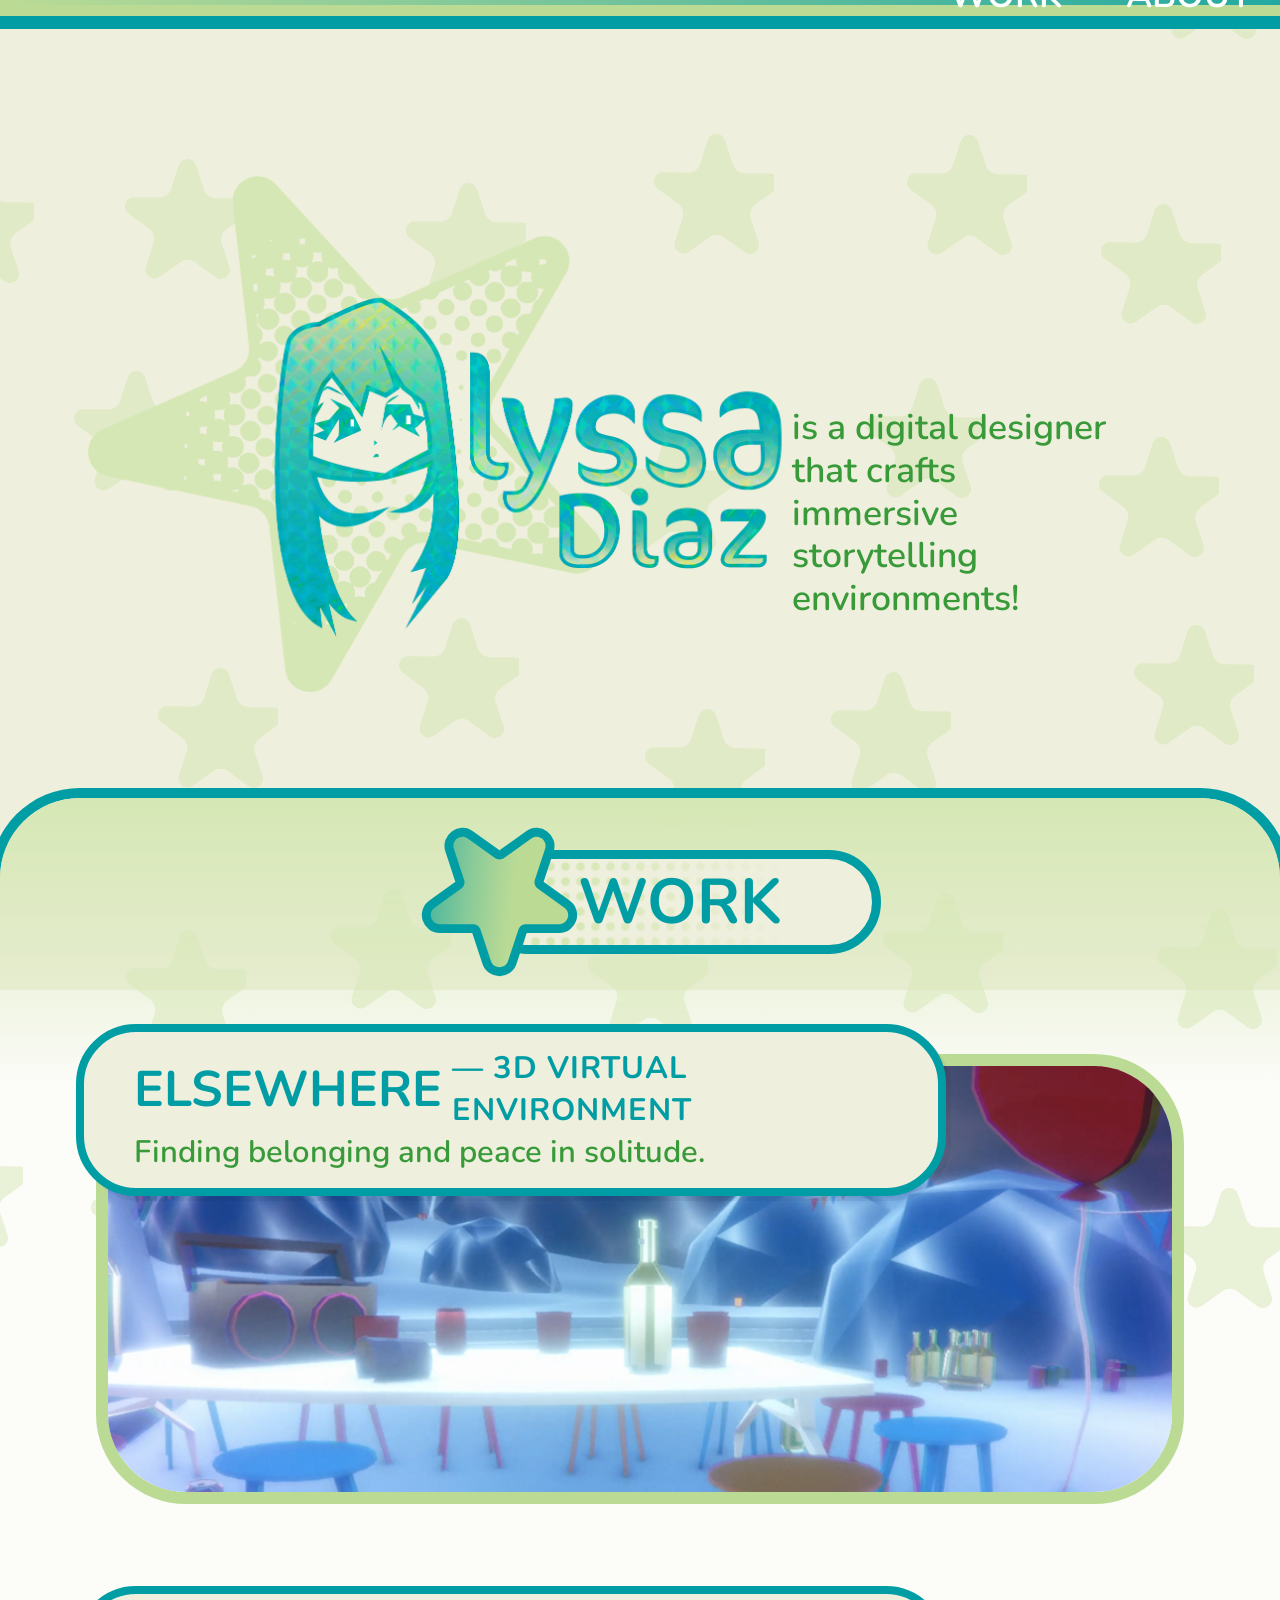
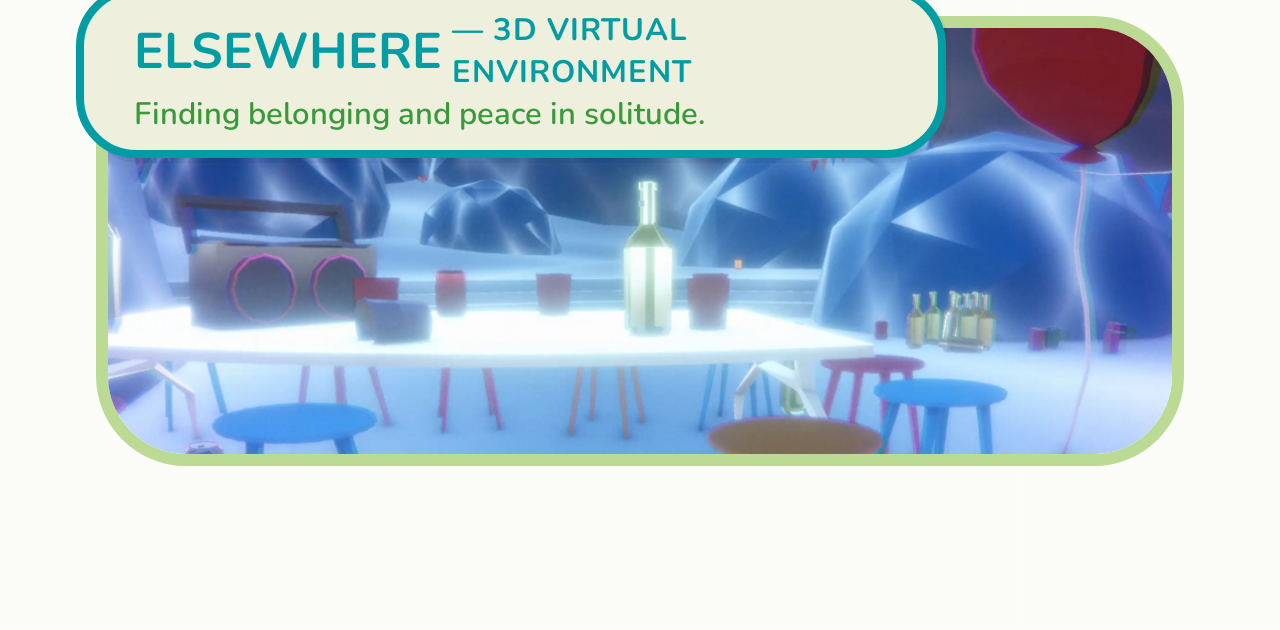
<file: index.html>
<!doctype html>
<html lang="en">
  <head>
    <meta charset="UTF-8" />
    <meta name="viewport" content="width=device-width, initial-scale=1.0" />
    <title>Alyssa Diaz</title>

    <link rel="preconnect" href="https://fonts.googleapis.com" />
    <link rel="preconnect" href="https://fonts.gstatic.com" crossorigin />
    <link
      href="https://fonts.googleapis.com/css2?family=Inconsolata:wght@200..900&family=Nunito:ital,wght@0,200..1000;1,200..1000&display=swap"
      rel="stylesheet"
    />

    <link rel="stylesheet" href="style.css" />
  </head>
  <script src="script.js"></script>
  <body>

    <div class="star-background"></div>


<header class="site-header">
  <div class="header-tilt">
    <nav>
      <a href="index.html">WORK</a>
      <a href="about.html">ABOUT</a>
    </nav>
  </div>
</header>

    <section id="hero">

      <div class="hero-container">
        <img
          src="images/homepage-assets/name-logo.png"
          alt="Alyssa Diaz"
          class="name-logo"
        />
        <p class="intro-text-side">
          is a digital designer that crafts immersive storytelling environments!
        </p>
      </div>
    </section>

    <section id="work">
<div class="work-header">
    <div class="work-title-wrapper">
      <img src="/images/homepage-assets/titlestar-noborder.svg" class="star-icon" alt="" aria-hidden="true">
      
      <h2 class="work-title">WORK</h2>
    </div>
      </div>
<div class="project-feed">
  <!-- project 1 -->
  <a href="work/elsewhere.html" class="project-card">
    <!-- project label ontop -->
    <div class="project-info-label">
      <h3>ELSEWHERE <span class="subtitle">— 3D VIRTUAL ENVIRONMENT</span></h3>
      <p>Finding belonging and peace in solitude.</p>
    </div>
    
    <!-- image container -->
    <div class="project-image-container">
      <img src="images/homepage-assets/elsewhere.png" alt="Elsewhere Project" class="final-render" />
    </div>
  </a>

    <!-- project 1 -->
  <a href="work/elsewhere.html" class="project-card">
    <!-- project label ontop -->
    <div class="project-info-label">
      <h3>ELSEWHERE <span class="subtitle">— 3D VIRTUAL ENVIRONMENT</span></h3>
      <p>Finding belonging and peace in solitude.</p>
    </div>
    
    <!-- image container -->
    <div class="project-image-container">
      <img src="images/homepage-assets/elsewhere.png" alt="Elsewhere Project" class="final-render" />
    </div>
  </a>



</div>
    </section>
  </body>
</html>
</file>
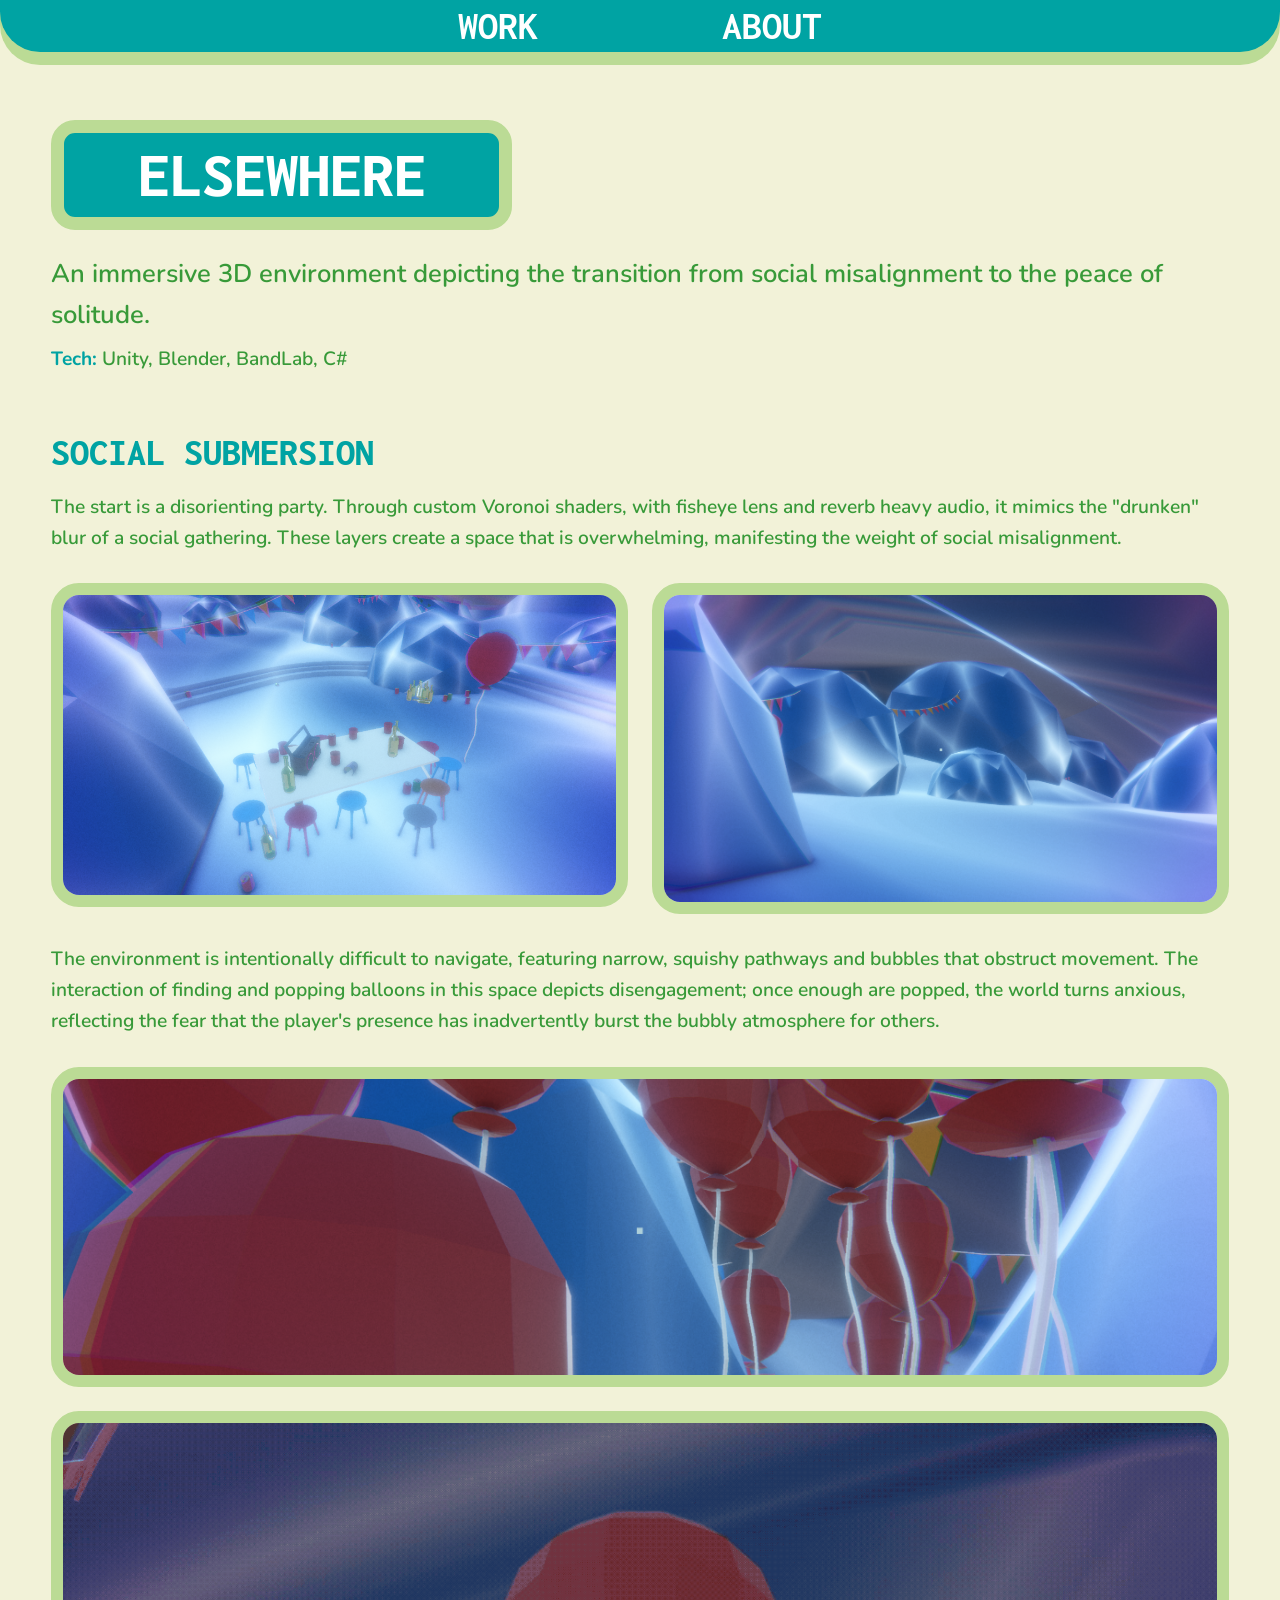
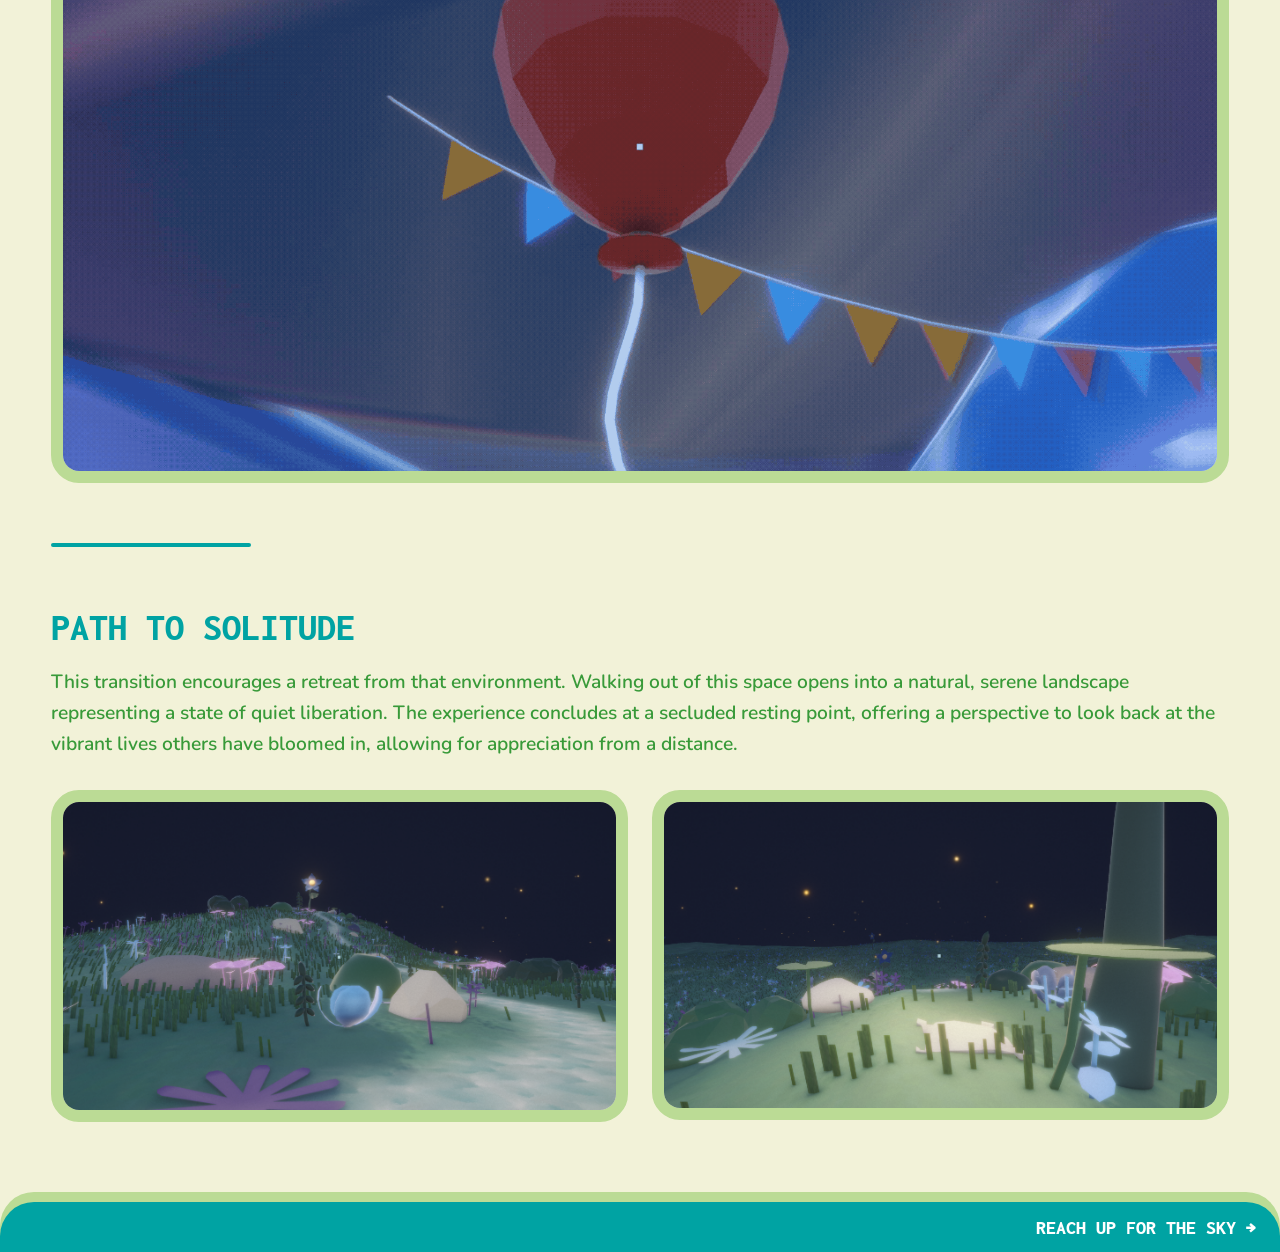
<file: work/elsewhere.html>
<!doctype html>
<html lang="en">
  <head>
    <meta charset="UTF-8" />
    <meta name="viewport" content="width=device-width, initial-scale=1.0" />
    <title>Elsewhere</title>

    <link rel="preconnect" href="https://fonts.googleapis.com" />
    <link rel="preconnect" href="https://fonts.gstatic.com" crossorigin />
    <link
      href="https://fonts.googleapis.com/css2?family=Inconsolata:wght@200..900&family=Nunito:ital,wght@0,200..1000;1,200..1000&display=swap"
      rel="stylesheet"
    />

    <link rel="stylesheet" href="projects.css" />
  </head>
  <body class="project-elsewhere">
    <header>
      <nav>
        <a href="../index.html">WORK</a>
        <a href="../about.html">ABOUT</a>
      </nav>
    </header>

    <main class="container has-project-pager">
      <section class="hero-section">
        <h1 class="project-title">Elsewhere</h1>
        <p class="subtitle">
          An immersive 3D environment depicting the transition from social
          misalignment to the peace of solitude.
        </p>
        <div class="tech-stack">
          <strong>Tech:</strong> Unity, Blender, BandLab, C#
        </div>
      </section>

      <section class="content-block">
        <div class="text-content">
          <h2>Social Submersion</h2>
          <p>
            The start is a disorienting party. Through custom Voronoi shaders,
            with fisheye lens and reverb heavy audio, it mimics the "drunken"
            blur of a social gathering. These layers create a space that is
            overwhelming, manifesting the weight of social misalignment.
          </p>
        </div>

        <div class="two-image-row">
          <img
            class="project-img"
            src="../images/elsewhere-assets/elsewhere-start.png"
            alt="Elsewhere starting point in space"
          />
          <img
            class="project-img"
            src="../images/elsewhere-assets/elsewhere-general.png"
            alt="Balloon slightly hidden by bubble"
          />
        </div>

        <div class="text-content">
          <p>
            The environment is intentionally difficult to navigate, featuring
            narrow, squishy pathways and bubbles that obstruct movement. The
            interaction of finding and popping balloons in this space depicts
            disengagement; once enough are popped, the world turns anxious,
            reflecting the fear that the player's presence has inadvertently
            burst the bubbly atmosphere for others.
          </p>
        </div>

        <div class="two-image-row stacked-media">
          <img
            class="project-img many-balloons-short"
            src="../images/elsewhere-assets/many-balloons.png"
            alt="Many balloons in the environment"
          />
          <img
            class="project-img"
            src="../images/elsewhere-assets/balloon-pop.gif"
            alt="Balloon popping moment"
          />
        </div>
      </section>

      <hr class="divider" />

      <section class="content-block">
        <div class="text-content">
          <h2>Path to Solitude</h2>
          <p>
            This transition encourages a retreat from that environment. Walking
            out of this space opens into a natural, serene landscape
            representing a state of quiet liberation. The experience concludes
            at a secluded resting point, offering a perspective to look back at
            the vibrant lives others have bloomed in, allowing for appreciation
            from a distance.
          </p>
        </div>

        <div class="two-image-row">
          <img
            class="project-img"
            src="../images/elsewhere-assets/field.png"
            alt="Entering the new landscape area"
          />
          <img
            class="project-img"
            src="../images/elsewhere-assets/hill.png"
            alt="Watching from the hill"
          />
        </div>
      </section>

      <nav class="project-pager" aria-label="Project navigation">
        <span class="project-pager-spacer" aria-hidden="true"></span>
        <a class="project-pager-link" href="reachupforthesky.html"
          >Reach Up for the Sky →</a
        >
      </nav>
    </main>
  </body>
</html>
</file>
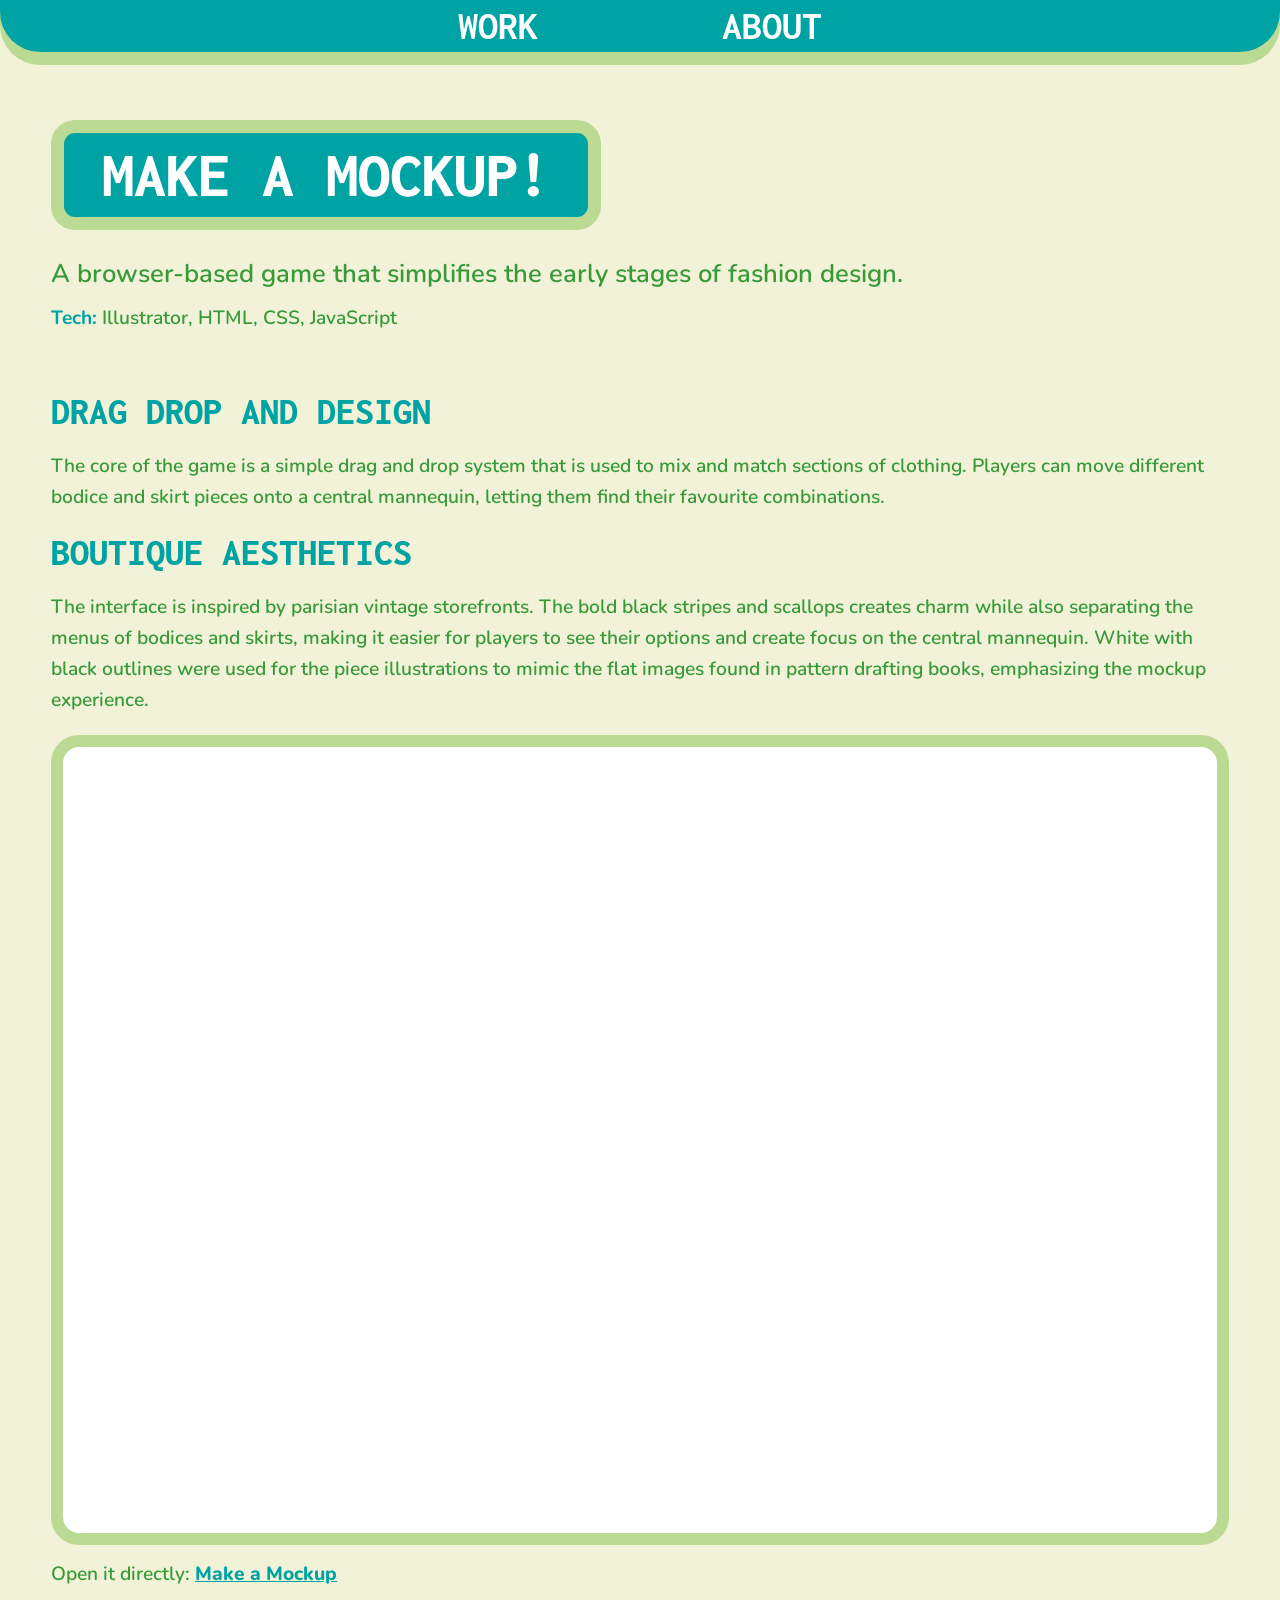
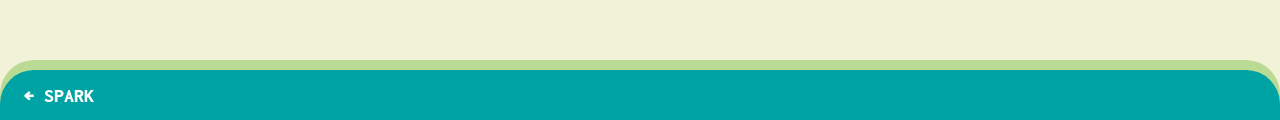
<file: work/makeamockup.html>
<!doctype html>
<html lang="en">
  <head>
    <meta charset="UTF-8" />
    <meta name="viewport" content="width=device-width, initial-scale=1.0" />
    <title>Make a Mockup!</title>

    <link rel="preconnect" href="https://fonts.googleapis.com" />
    <link rel="preconnect" href="https://fonts.gstatic.com" crossorigin />
    <link
      href="https://fonts.googleapis.com/css2?family=Inconsolata:wght@200..900&family=Nunito:ital,wght@0,200..1000;1,200..1000&display=swap"
      rel="stylesheet"
    />

    <link rel="stylesheet" href="projects.css" />
  </head>
  <body class="project-mockup">
    <header>
      <nav>
        <a href="../index.html">WORK</a>
        <a href="../about.html">ABOUT</a>
      </nav>
    </header>

    <main class="container has-project-pager">
      <section class="hero-section">
        <h1 class="project-title">Make a Mockup!</h1>
        <p class="subtitle">
          A browser-based game that simplifies the early stages of fashion
          design.
        </p>
        <div class="tech-stack">
          <strong>Tech:</strong> Illustrator, HTML, CSS, JavaScript
        </div>
      </section>

      <section class="content-block">
        <div class="text-content">
          <h2>Drag Drop and Design</h2>
          <p>
            The core of the game is a simple drag and drop system that is used
            to mix and match sections of clothing. Players can move different
            bodice and skirt pieces onto a central mannequin, letting them find
            their favourite combinations.
          </p>
        </div>

        <div class="text-content">
          <h2>Boutique Aesthetics</h2>
          <p>
            The interface is inspired by parisian vintage storefronts. The bold
            black stripes and scallops creates charm while also separating the
            menus of bodices and skirts, making it easier for players to see
            their options and create focus on the central mannequin. White with
            black outlines were used for the piece illustrations to mimic the
            flat images found in pattern drafting books, emphasizing the mockup
            experience.
          </p>
        </div>

        <div class="embedded-site-frame">
          <iframe
            src="https://anysas.github.io/codingclass/assignment3/"
            title="Make a Mockup interactive site"
            loading="lazy"
            allow="autoplay 'none'; fullscreen"
            allowfullscreen
          ></iframe>
        </div>
        <p class="embed-fallback">
          Open it directly:
          <a
            href="https://anysas.github.io/codingclass/assignment3/"
            target="_blank"
            >Make a Mockup</a
          >
        </p>
      </section>

      <nav class="project-pager" aria-label="Project navigation">
        <a class="project-pager-link" href="spark.html">← Spark</a>
        <span class="project-pager-spacer" aria-hidden="true"></span>
      </nav>
    </main>
  </body>
</html>
</file>
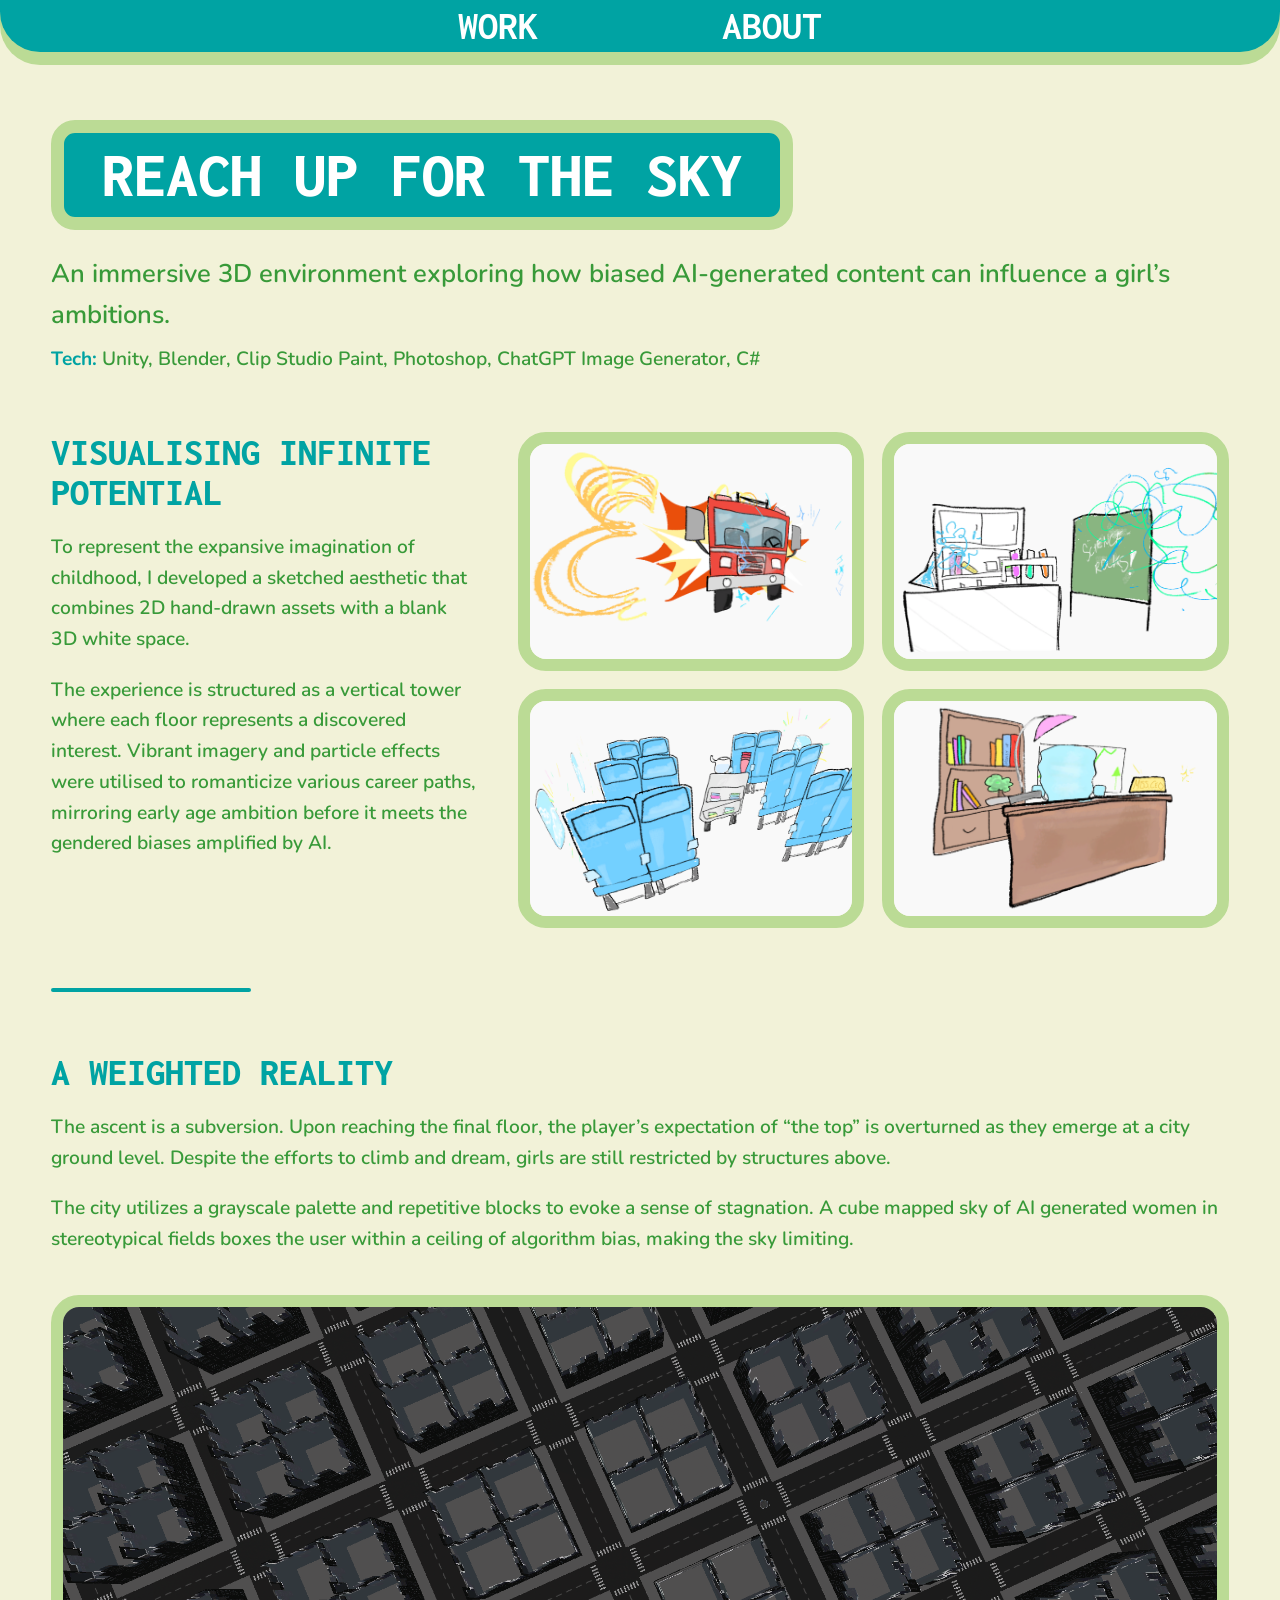
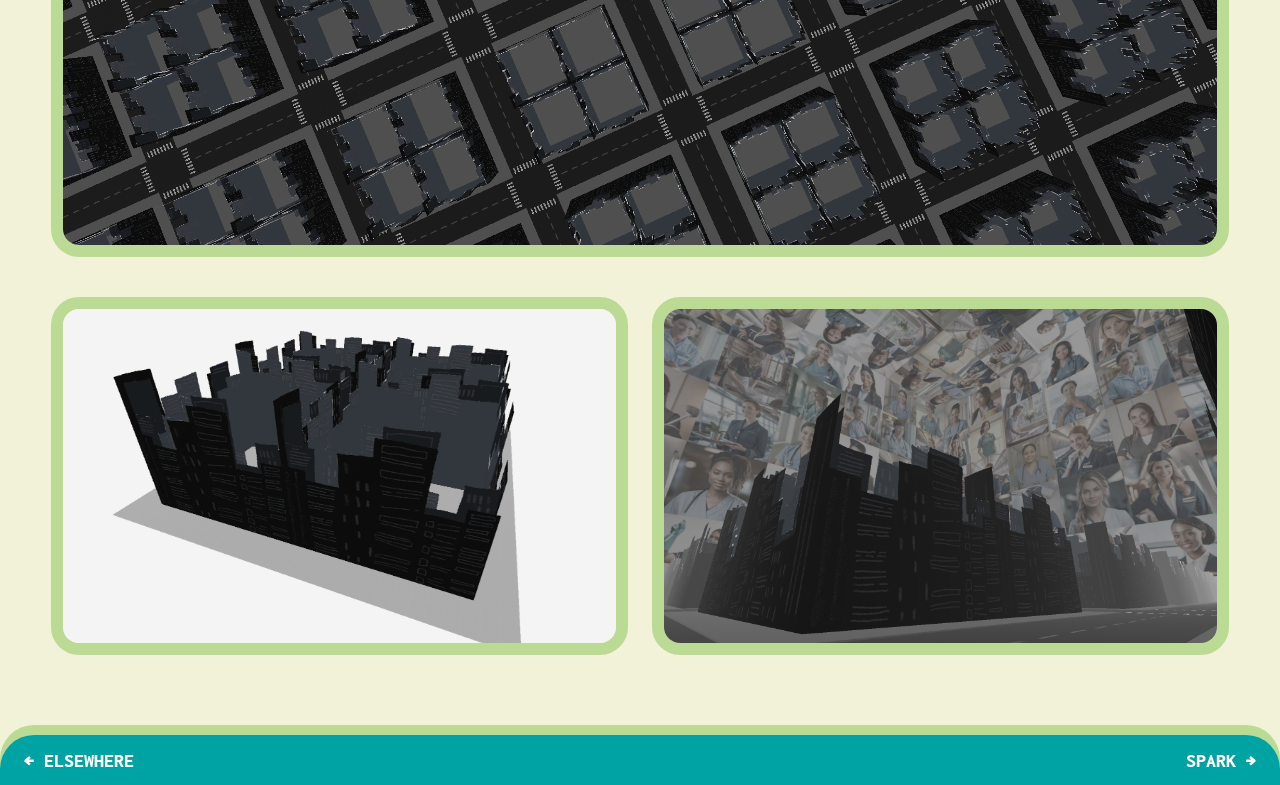
<file: work/reachupforthesky.html>
<!doctype html>
<html lang="en">
  <head>
    <meta charset="UTF-8" />
    <meta name="viewport" content="width=device-width, initial-scale=1.0" />
    <title>Reach Up for the Sky</title>

    <link rel="preconnect" href="https://fonts.googleapis.com" />
    <link rel="preconnect" href="https://fonts.gstatic.com" crossorigin />
    <link
      href="https://fonts.googleapis.com/css2?family=Inconsolata:wght@200..900&family=Nunito:ital,wght@0,200..1000;1,200..1000&display=swap"
      rel="stylesheet"
    />

    <link rel="stylesheet" href="projects.css" />
  </head>

  <body class="project-reach">
    <header>
      <nav>
        <a href="../index.html">WORK</a>
        <a href="../about.html">ABOUT</a>
      </nav>
    </header>

    <main class="container has-project-pager">
      <!-- NEW INTRO SPLIT SECTION -->
      <section class="intro-top">
        <h1 class="project-title">Reach Up for the Sky</h1>

        <p class="subtitle">
          An immersive 3D environment exploring how biased AI-generated content
          can influence a girl’s ambitions.
        </p>

        <div class="tech-stack">
          <strong>Tech:</strong> Unity, Blender, Clip Studio Paint, Photoshop,
          ChatGPT Image Generator, C#
        </div>
      </section>

      <!-- SPLIT SECTION (TEXT LEFT / IMAGES RIGHT) -->
      <section class="intro-split">
        <!-- LEFT TEXT -->
        <div class="intro-text">
          <h2>Visualising Infinite Potential</h2>

          <p>
            To represent the expansive imagination of childhood, I developed a
            sketched aesthetic that combines 2D hand-drawn assets with a blank
            3D white space.
          </p>

          <p>
            The experience is structured as a vertical tower where each floor
            represents a discovered interest. Vibrant imagery and particle
            effects were utilised to romanticize various career paths, mirroring
            early age ambition before it meets the gendered biases amplified by
            AI.
          </p>
        </div>

        <!-- RIGHT IMAGES -->
        <div class="intro-images">
          <img src="../images/reachupforthesky-assets/infpotential1.png" />
          <img src="../images/reachupforthesky-assets/infpotential2.png" />
          <img src="../images/reachupforthesky-assets/infpotential3.png" />
          <img src="../images/reachupforthesky-assets/infpotential4.png" />
        </div>
      </section>

      <hr class="divider" />

      <!-- SECOND SECTION (UNCHANGED) -->
      <section class="content-block">
        <div class="text-content">
          <h2>A Weighted Reality</h2>
          <p>
            The ascent is a subversion. Upon reaching the final floor, the
            player’s expectation of “the top” is overturned as they emerge at a
            city ground level. Despite the efforts to climb and dream, girls are
            still restricted by structures above.
          </p>
          <p>
            The city utilizes a grayscale palette and repetitive blocks to evoke
            a sense of stagnation. A cube mapped sky of AI generated women in
            stereotypical fields boxes the user within a ceiling of algorithm
            bias, making the sky limiting.
          </p>
        </div>

        <div class="full-width-img">
          <img
            class="project-img"
            src="../images/reachupforthesky-assets/city-birdseyeview.png"
          />
        </div>

        <div class="reach-bottom-images">
          <img
            class="project-img"
            src="../images/reachupforthesky-assets/cityblock-closeup.png"
          />
          <img
            class="project-img"
            src="../images/reachupforthesky-assets/aisky.png"
          />
        </div>
      </section>

      <nav class="project-pager" aria-label="Project navigation">
        <a class="project-pager-link" href="elsewhere.html">← Elsewhere</a>
        <a class="project-pager-link" href="spark.html">Spark →</a>
      </nav>
    </main>
  </body>
</html>
</file>
<file: style.css>
/* --- RESET & GLOBAL --- */
* {
  margin: 0;
  padding: 0;
  box-sizing: border-box;
}

:root {
  /* Step -1: Small text (captions, labels) */
  --step--1: clamp(0.9377rem, 0.5627rem + 0.4167vw, 1.1253rem);

  /* Step 0: Body Text (Standard paragraphs) */
  --step-0: clamp(1.25rem, 0.5rem + 0.8333vw, 1.5rem);

  /* Step 1: Sub-headings or large UI text */
  --step-1: clamp(1.6663rem, 0.4165rem + 1.3887vw, 2.0003rem);

  /* Step 2: H3 / Section Titles */
  --step-2: clamp(2.2211rem, 0.1376rem + 2.315vw, 2.7777rem);

  /* Step 3: H2 / Large Titles */
  --step-3: clamp(2.9607rem, -0.4137rem + 3.7493vw, 3.8643rem);

  /* Step 4: H1 / Hero Titles */
  --step-4: clamp(3.9467rem, -1.3323rem + 5.8656vw, 5.3582rem);

  /* Step 5: Massive Display Text */
  --step-5: clamp(5.261rem, -2.8596rem + 9.0229vw, 7.4285rem);
}

body {
  font-family: "Nunito", sans-serif;
  overflow-x: hidden;
  width: 100%;
  scrollbar-gutter: stable;
  overflow-y: scroll;
}

.star-background {
  background-color: #efefdd;

  --spacing: 10px;
  --star-size: 120px;

  position: fixed;
  top: -10%;
  left: -10%;
  width: 120%;
  height: 120%;
  background-color: #efefdd;
  z-index: -1;
  pointer-events: none;
}

.star {
  position: absolute;
  width: var(--star-size);
  height: var(--star-size);
  background-image: url("images/homepage-assets/tiny-star.svg");
  background-size: cover;
  pointer-events: none;
  transition: transform 0.3s ease-out;
  opacity: 0.55;
}

/* --- HEADER --- */
.site-header {
  /* Main diagonal fill height (relative to .header-tilt); strip aligns to this */
  --header-wedge-scale: 120%;
  --header-strip-h: clamp(1.2rem, 3.2vw, 1.5rem);
  --header-strip-green-end: 46%;

  position: fixed;
  top: clamp(-18.25rem, -42vw, -11.5rem);
  left: 0;
  width: 100%;
  z-index: 1000;

  display: flex;
  justify-content: flex-end;

  background: transparent;
  overflow: visible;
  padding-top: max(0.85rem, env(safe-area-inset-top, 0px));
}

.header-tilt {
  position: relative;
  width: min(116%, calc(100% + 2.25rem));
  height: clamp(9.75rem, 26vw, 16rem);
  pointer-events: none;
  transform-origin: top left;
  overflow: visible;
  isolation: isolate;
  z-index: 0;
}

.header-tilt::before {
  content: "";
  position: absolute;
  top: 0;
  left: 0;
  width: min(122%, 128vw);
  height: var(--header-wedge-scale);
  background: linear-gradient(90deg, #bbdb95 0%, #009ea4 100%);
  z-index: 0;
}

.header-tilt::after {
  content: "";
  position: absolute;
  left: 0;
  top: calc(var(--header-wedge-scale) - var(--header-strip-h));
  width: min(122%, 128vw);
  height: var(--header-strip-h);
  background: linear-gradient(
    180deg,
    #bbdb95 0%,
    #bbdb95 var(--header-strip-green-end),
    #009ea4 var(--header-strip-green-end),
    #009ea4 100%
  );
  z-index: 1;
}

/* --- NAV OVER IMAGE --- */
.header-tilt nav {
  position: absolute;
  right: max(0.75rem, env(safe-area-inset-right, 0px));
  /* Strip starts (wedge − 100%) × header height below this box; min() floors
     extension so links stay in view when the wedge % is small */
  bottom: max(
    -4.375rem,
    min(
      -2.65rem,
      calc(
        -1 * (var(--header-wedge-scale) - 100%) + var(--header-strip-h) + 1rem
      )
    )
  );
  z-index: 2;
  pointer-events: auto;

  display: flex;
  justify-content: flex-end;
  align-items: flex-end;
  flex-wrap: wrap;
  row-gap: 0.35rem;

  gap: clamp(0.75rem, 3vw, 2rem);
}

/* --- NAV LINKS --- */
.header-tilt nav a {
  font-family: "Nunito";
  color: white;
  text-decoration: none;
  font-weight: 650;

  margin: 0 clamp(0.25rem, 2vw, 1rem);
  font-size: clamp(1.15rem, 2.2vw + 0.5rem, var(--step-2));

  transition:
    transform 0.3s ease,
    color 0.3s ease;
}

.header-tilt nav a:hover {
  transform: scale(1.1);
  color: #edffcd;
}

/* --- HERO SECTION --- */
#hero {
  position: relative;
  width: 100%;
  min-height: calc(100vh - 7rem);
  display: flex;
  flex-direction: column;
  justify-content: center;
  align-items: center;
  overflow: hidden;
  padding: 5rem 1rem 0rem 0rem;
}

/* THE LOGO CONTAINER */
.hero-container {
  position: relative;
  z-index: 10;
  width: 100%;
  max-width: 85vw;
  display: flex;
  flex-direction: row;
  align-items: center;
  gap: 0;
}

.name-logo {
  width: 100%;
  max-width: 60vw;
  height: auto;
  display: block;
  animation: softFloat 4s ease-in-out infinite;
  flex-shrink: 0;
}

/* Intro text beside logo */
.intro-text-side {
  color: #389a39;
  font-weight: 600;
  max-width: 25vw;
  line-height: 1.2;
  font-size: var(--step-2);
  animation: softFloat 4s ease-in-out infinite;
  margin-bottom: 8rem;
  margin-left: -1.8em;
  text-align: left;
  padding-top: 18rem;

  /* Ensures text stays on top visually */
  position: relative;
  z-index: 11;

  /* Prevents the text block from getting too narrow */
  flex-shrink: 0;
}

/* work section */
#work {
  width: 100%;
  border-radius: 80px 80px 0 0;

  box-shadow: 0 0 0 10px #009ea4;

  background: linear-gradient(#d5e7b4 0%, rgba(239, 239, 221, 0.2) 20%);

  /* Essential: because the shadow is outside the box, 
     add a margin so it doesn't get cut off by the screen edge */
  margin-top: 10px;
  display: flex;
  flex-direction: column;
  align-items: center;
}

/* --- work section title--- */
.work-title-wrapper {
  height: 3rem;
  display: inline-flex;
  flex-direction: row; /* Keeps star on the right */
  align-items: center;
  position: relative;
  margin-top: 50px;
  z-index: 10;
  margin-bottom: 8rem;
  margin-right: 9rem;
  margin-top: 5rem;
}

/* 2. The Star Image */
.star-icon {
  max-height: 325%;
  height: auto;
  z-index: 2;
  margin-right: -6.7rem;
}

/* 3. The Bubble */
.work-title {
  background-color: #efefdd;
  border: 9px solid #009ea4;
  border-radius: 999px;
  padding: 0px 90px 0px 95px; /* More padding on the right for the star space */
  color: #009ea4;
  font-family: "Nunito";
  font-size: var(--step-4);
  font-weight: 700;

  /* --- REVERSED HALFTONE EFFECT --- */
  background-image:
    linear-gradient(to left, #efefdd 20%, transparent 80%),
    /* Increased 20% to 45% to make the dot fill more of its square */
    radial-gradient(#d5e7b4 30%, transparent 50%);

  /* Decreased 38px to 15px to bring the dots physically closer */
  background-size:
    100% 100%,
    15px 15px;
  background-repeat: no-repeat, repeat;
}

/* --- PROJECT FEED --- */
.project-feed {
  width: 100%;
  max-width: 85vw;
  margin: 0 auto 100px auto;
  display: grid;
  grid-template-columns: 1fr;
  gap: 3rem;
}

/* --- THE CARD CONTAINER --- */
.project-card {
  display: block;
  text-decoration: none;
  width: 100%;
  position: relative;
  border-radius: 60px;
  overflow: visible; /* Important: allows label to hang off the edge */
  transition: transform 0.25s ease;
  margin-bottom: 4rem;
}

/* --- THE FLOATING LABEL (THE STICKER) --- */
.project-info-label {
  position: absolute;
  top: -30px; /* Pulls it up over the top border */
  left: -20px; /* Pulls it over the left border */
  background-color: #efefdd; /* Light cream/green */
  border: 8px solid #009ea4; /* Teal border */
  border-radius: 60px;
  padding: 15px 50px;
  z-index: 10;
  max-width: 80%;
  box-shadow: 5px 5px 0px rgba(0, 0, 0, 0.05);
}

.project-info-label h3 {
  color: #009ea4;
  font-family: "Nunito", sans-serif;
  font-size: 50px;
  margin: 0;
  display: flex;
  align-items: center;
  gap: 10px;
}

.project-info-label h3 .subtitle {
  font-size: 31px;
  text-transform: uppercase;
  letter-spacing: 1px;
}

.project-info-label p {
  color: #389a39; /* Mossy green text */
  font-size: 31px;
  font-weight: 600;
}

/* --- THE IMAGE --- */
.project-image-container {
  width: 100%;
  height: 450px;
  overflow: hidden;
  border-radius: 90px; /* Matches the inner curve of the thick border */
  display: flex;
  border: #bbdb95 12px solid;
}

.final-render {
  width: 100%;
  height: auto;
  object-fit: cover;
  display: block;
}

/* --- HOVER EFFECTS --- */
.project-card:hover {
  /* Keeps your existing wiggle/scale animations */
  animation:
    project-hover-entry 0.25s ease-out forwards,
    project-hover-wiggle 1.1s 0.25s infinite ease-in-out;
}

/* 1. Define the "Floating" movement */
@keyframes softFloat {
  0% {
    transform: translateY(0px);
  }
  50% {
    transform: translateY(-15px); /* Moves up 15 pixels */
  }
  100% {
    transform: translateY(0px);
  }
}

/* 1. Define the Jitter movement */
@keyframes jitter {
  0% {
    transform: translate(0, 0);
  }
  10% {
    transform: translate(-1px, -2px);
  }
  20% {
    transform: translate(2px, 1px);
  }
  30% {
    transform: translate(-2px, -1px);
  }
  40% {
    transform: translate(1px, 2px);
  }
  50% {
    transform: translate(-1px, -1px);
  }
  60% {
    transform: translate(2px, 2px);
  }
  70% {
    transform: translate(-2px, 1px);
  }
  80% {
    transform: translate(1px, -2px);
  }
  90% {
    transform: translate(-1px, 2px);
  }
  100% {
    transform: translate(0, 0);
  }
}

@keyframes project-hover-entry {
  0% {
    transform: scale(1);
  }
  40% {
    transform: scale(1.01) translateY(-8px);
  }
  100% {
    transform: scale(1.03) translateY(0);
  }
}

@keyframes project-hover-wiggle {
  0% {
    transform: scale(1.03) translateY(0) rotate(0deg);
  }
  10% {
    transform: scale(1.03) translateY(-4px) rotate(-0.2deg);
  }
  25% {
    transform: scale(1.03) translateY(-2px) rotate(0.2deg);
  }
  40% {
    transform: scale(1.03) translateY(-5px) rotate(-0.2deg);
  }
  55% {
    transform: scale(1.03) translateY(-3px) rotate(0.2deg);
  }
  70% {
    transform: scale(1.03) translateY(-4px) rotate(-0.2deg);
  }
  85% {
    transform: scale(1.03) translateY(-2px) rotate(0.2deg);
  }
  100% {
    transform: scale(1.03) translateY(0) rotate(0deg);
  }
}
</file>
<file: work/projects.css>
/* ===== Shared Foundation (all project pages) ===== */
* {
  margin: 0;
  padding: 0;
  box-sizing: border-box;
}

body {
  background-color: #f2f2d8;
  font-family: "Nunito", sans-serif;
  width: 100%;
  overflow-x: hidden;
  overflow-y: scroll;
  scrollbar-gutter: stable;
}

header {
  position: fixed;
  top: 0;
  left: 0;
  z-index: 1000;
  width: 100%;
  padding: 5px 0 5px 0;
  text-align: center;
  background-color: #00a3a3;
  border-bottom-left-radius: 40px;
  border-bottom-right-radius: 40px;
  box-shadow: 0 13px 0 0 #bbdb95;
}

header nav a {
  font-family: "Inconsolata", monospace;
  display: inline-block;
  margin: 0 90px;
  color: white;
  font-size: 2.5rem;
  font-weight: 700;
  text-decoration: none;
  transition:
    transform 0.3s ease,
    color 0.3s ease;
}

header nav a:hover {
  transform: scale(1.1);
  color: #edffcd;
}

.container {
  width: min(1400px, 92vw);
  margin: 0 auto;
  padding-top: 120px;
  padding-bottom: 100px;
}

.container.has-project-pager {
  padding-bottom: 0;
}

.content-block,
.hero-section,
.intro-top {
  margin-bottom: 60px;
}

p {
  margin-bottom: 20px;
  color: #389a39;
  font-size: clamp(1rem, 2vw, 1.2rem);
  font-weight: 600;
  line-height: 1.6;
}

h1.project-title {
  display: inline-block;
  font-family: "Inconsolata", monospace;
  margin-bottom: 24px;
  padding: 10px 38px;
  min-width: clamp(260px, 36vw, 520px);
  text-align: center;
  color: white;
  background-color: #00a3a3;
  border: 13px solid #bbdb95;
  border-radius: 24px;
  font-size: clamp(2.5rem, 5vw, 4rem);
  font-weight: 800;
  text-transform: uppercase;
  line-height: 1;
}

h2 {
  font-family: "Inconsolata", monospace;
  margin-bottom: 20px;
  color: #00a3a3;
  font-size: clamp(1.8rem, 3vw, 2.5rem);
  font-weight: 800;
  text-transform: uppercase;
}

.subtitle {
  max-width: 1300px;
  margin-bottom: 10px;
  color: #389a39;
  font-size: clamp(1.2rem, 2vw, 1.8rem);
  font-weight: 600;
  line-height: 1.6;
}

.tech-stack {
  margin-top: 10px;
  color: #389a39;
  font-size: clamp(1rem, 1.5vw, 1.2rem);
  font-weight: 600;
}

.tech-stack strong {
  color: #00a3a3;
}

img {
  display: block;
  width: 100%;
  height: auto;
  border: 12px solid #bbdb95;
  border-radius: 28px;
}

.full-width-img {
  margin: 40px 0;
}

.video-container {
  width: 100%;
  margin-top: 30px;
  overflow: hidden;
  background-color: #000;
  border: 12px solid #bbdb95;
  border-radius: 30px;
}

video {
  display: block;
}

.divider {
  width: 100%;
  max-width: 200px;
  height: 4px;
  margin: 60px 0;
  background-color: #00a3a3;
  border: none;
  border-radius: 2px;
}

.project-pager {
  display: flex;
  align-items: center;
  justify-content: space-between;
  gap: 20px;
  margin-top: 80px;
  width: 100vw;
  margin-left: calc(50% - 50vw);
  margin-right: calc(50% - 50vw);
  padding: 14px 24px;
  background-color: #00a3a3;
  border-top-left-radius: 34px;
  border-top-right-radius: 34px;
  box-shadow: 0 -10px 0 0 #bbdb95;
}

.project-pager-link {
  font-family: "Inconsolata", monospace;
  color: white;
  font-size: clamp(1rem, 1.6vw, 1.3rem);
  font-weight: 800;
  text-decoration: none;
  text-transform: uppercase;
  transition:
    transform 0.2s ease,
    color 0.2s ease;
}

.project-pager-link:hover {
  color: #edffcd;
  transform: translateY(-2px);
}

.project-pager-spacer {
  min-width: 1px;
}

/* ===== Shared Layout Utilities ===== */
.intro-split {
  display: flex;
  flex-wrap: wrap;
  align-items: flex-start;
  justify-content: space-between;
  gap: 40px;
}

.intro-text {
  flex: 1 1 350px;
  min-width: 320px;
}

.intro-images {
  display: grid;
  flex: 2.5 1 520px;
  min-width: 380px;
  grid-template-columns: repeat(2, 1fr);
  gap: 18px;
}

.side-img {
  display: flex;
  align-items: center;
  justify-content: center;
  flex: 1 1 320px;
  min-width: 320px;
}

.split-content {
  display: flex;
  align-items: flex-start;
  gap: 30px;
}

.two-image-row {
  display: grid;
  grid-template-columns: repeat(2, minmax(0, 1fr));
  gap: 24px;
  margin: 30px 0;
}

body.project-mockup .embedded-site-frame {
  width: 100%;
  height: min(90vh, 1000px);
  overflow: hidden;
  border: 12px solid #bbdb95;
  border-radius: 28px;
  background: #fff;
}

body.project-mockup .embedded-site-frame iframe {
  width: 100%;
  height: 100%;
  border: 0;
  display: block;
}

body.project-mockup .embed-fallback {
  margin-top: 14px;
  margin-bottom: 0;
}

body.project-mockup .embed-fallback a {
  color: #00a3a3;
  font-weight: 800;
}

body.project-elsewhere .stacked-media {
  grid-template-columns: 1fr;
}

body.project-elsewhere .many-balloons-short {
  width: 100%;
  max-width: 100%;
  height: clamp(220px, 26vw, 320px);
  object-fit: cover;
}

/* ===== Spark Page Rules ===== */
body.project-spark .spark-image-row {
  width: 100%;
  margin-inline: auto;
  gap: 4px;
  justify-content: flex-start;
  flex-wrap: nowrap;
}

body.project-spark .spark-image-row .side-img {
  min-width: 0;
}

/* Smaller logo, larger UX map, same visible image height. */
body.project-spark .spark-image-row .side-img:first-child {
  flex: 0 1 42%;
  justify-content: flex-start;
}

body.project-spark .spark-image-row .side-img:last-child {
  flex: 1 1 58%;
  justify-content: flex-end;
}

body.project-spark .spark-image-row .side-img img {
  width: auto;
  max-width: 100%;
  height: clamp(190px, 22vw, 400px);
}

/* ===== Reach Up for the Sky Rules ===== */
body.project-reach .reach-bottom-images {
  display: grid;
  grid-template-columns: repeat(2, minmax(0, 1fr));
  gap: 24px;
  margin-top: 30px;
}

body.project-reach .reach-bottom-images .project-img {
  width: 100%;
  height: clamp(260px, 28vw, 420px);
  object-fit: cover;
}

/* ===== Responsive ===== */
@media screen and (max-width: 768px) {
  .container {
    padding-top: 145px;
  }

  .intro-split,
  .split-content {
    flex-direction: column;
    align-items: flex-start;
  }

  .intro-images {
    min-width: 100%;
    grid-template-columns: 1fr;
  }

  .side-img {
    max-width: 100%;
    min-width: 100%;
  }

  body.project-spark .spark-image-row .side-img:first-child,
  body.project-spark .spark-image-row .side-img:last-child {
    flex: 1 1 100%;
  }

  body.project-spark .spark-image-row .side-img img {
    width: 100%;
    height: auto;
  }

  .project-pager {
    margin-top: 60px;
  }

  .project-pager-link {
    font-size: 1rem;
  }

  body.project-reach .reach-bottom-images {
    grid-template-columns: 1fr;
  }

  .two-image-row {
    grid-template-columns: 1fr;
  }
}
</file>
